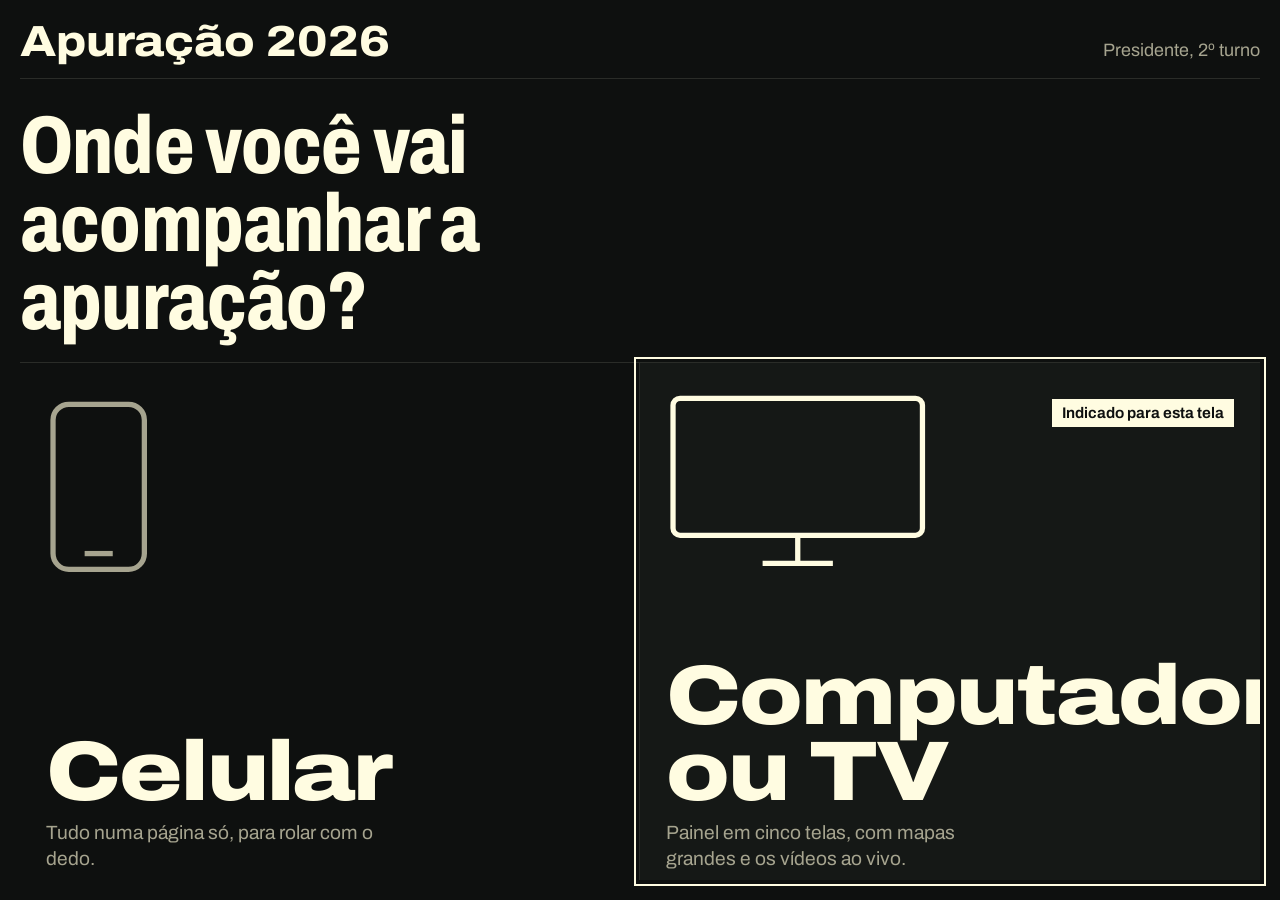
<file: front/index.html>
<!doctype html>
<html lang="pt-BR">
<head>
<meta charset="utf-8">
<meta name="viewport" content="width=device-width, initial-scale=1">
<title>Apuração 2026</title>
<link rel="preload" href="archivo.woff2" as="font" type="font/woff2" crossorigin>
<style>
/* Archivo (SIL OFL 1.1, ver archivo-OFL.txt), variável em peso e largura, embutida para não depender da internet */
@font-face { font-family: "Archivo"; src: url("archivo.woff2") format("woff2-variations"), url("archivo.woff2") format("woff2");
  font-weight: 100 900; font-stretch: 62% 125%; font-display: swap; }
:root {
  --breu: #0E100F;            /* fundo */
  --breu-2: #151816;          /* superfície levemente acima do fundo */
  --linha: #2A2C28;           /* fios da grade */
  --papel: #FFFCE1;           /* texto principal */
  --nevoa: #A6A48F;           /* texto secundário */
  --flavio: #187BD1;
  --flavio-claro: #5697DC;
  --lula: #E91D24;
  --lula-claro: #F26359;
  --ouro: #FACB0E;            /* só para "eleito" */
  --roxo: #4A1D96;
  --ease: cubic-bezier(.165, .84, .44, 1);
  --gutter: 2.2vw;
  --f-mini: clamp(11px, 1.45vh, 19px);
  --f-txt: clamp(13px, 1.8vh, 24px);
  --f-sub: clamp(15px, 2.3vh, 31px);
  --f-tit: clamp(20px, 3.2vh, 44px);
}
* { box-sizing: border-box; }
html, body { margin: 0; height: 100%; background: var(--breu); color: var(--papel); overflow: hidden;
  font-family: 'Archivo', system-ui, sans-serif; font-size: var(--f-txt); font-variant-numeric: tabular-nums;
  -webkit-font-smoothing: antialiased; }
button { font: inherit; color: inherit; background: none; border: 0; cursor: pointer; padding: 0; }
button:focus-visible, [tabindex]:focus-visible { outline: 2px solid var(--papel); outline-offset: 4px; }

/* ── moldura HUD ── */
.hud { position: fixed; inset: 0; display: grid; grid-template-rows: auto 1fr; padding: 1.8vh var(--gutter) 2vh; }
.mira { position: absolute; width: 14px; height: 14px; pointer-events: none; }
.mira::before, .mira::after { content: ""; position: absolute; background: var(--nevoa); }
.mira::before { left: 6px; top: 0; width: 2px; height: 14px; }
.mira::after { top: 6px; left: 0; height: 2px; width: 14px; }
.mira.a { left: calc(var(--gutter) - 7px); top: calc(1.8vh - 7px); }
.mira.b { right: calc(var(--gutter) - 7px); top: calc(1.8vh - 7px); }
.mira.c { left: calc(var(--gutter) - 7px); bottom: calc(2vh - 7px); }
.mira.d { right: calc(var(--gutter) - 7px); bottom: calc(2vh - 7px); }

.topo { display: grid; grid-template-columns: 1fr auto 1fr; align-items: end; padding-bottom: 1.3vh;
  border-bottom: 1px solid var(--linha); }
.marca { display: flex; align-items: baseline; gap: .9vw; white-space: nowrap; }
.marca b { font-weight: 800; font-stretch: 112%; font-size: var(--f-tit); letter-spacing: -.01em; line-height: 1; }
.marca span { color: var(--nevoa); font-size: var(--f-sub); font-stretch: 88%; }
nav { display: flex; gap: 2.4vw; }
nav button { position: relative; font-size: var(--f-sub); font-weight: 500; color: var(--nevoa); padding: .4vh 0;
  transition: color .3s var(--ease); }
nav button::after { content: ""; position: absolute; left: 0; right: 0; bottom: -1.3vh; height: 3px; background: var(--papel);
  transform: scaleX(0); transform-origin: left; transition: transform .5s var(--ease); }
nav button:hover { color: var(--papel); }
nav button[aria-current="page"] { color: var(--papel); }
nav button[aria-current="page"]::after { transform: scaleX(1); }
.relogio { justify-self: end; display: flex; align-items: center; gap: .7vw; font-size: var(--f-sub); color: var(--nevoa); }
.relogio b { color: var(--papel); font-weight: 600; font-stretch: 110%; }
.pulso { width: .7em; height: .7em; border-radius: 50%; background: var(--papel); }
.pulso.novo { animation: pulso 1.4s var(--ease) 1; }
.pulso.falha { background: var(--lula); animation: none; }
@keyframes pulso { 0% { box-shadow: 0 0 0 0 rgba(255,252,225,.45); } 80%, 100% { box-shadow: 0 0 0 .8em rgba(255,252,225,0); } }

/* ── telas ── */
main { position: relative; min-height: 0; }
.tela { position: absolute; inset: 0; display: none; padding-top: 2vh; }
.tela.ativa { display: grid; }
.tela.entrando { animation: cortina .7s var(--ease) both; }
@keyframes cortina { from { clip-path: inset(0 0 100% 0); } to { clip-path: inset(0 0 0 0); } }

.rotulo { color: var(--nevoa); font-size: var(--f-mini); margin: 0 0 .9vh; font-weight: 500; }
.bloco { min-width: 0; min-height: 0; }
.fio-v { border-left: 1px solid var(--linha); padding-left: max(14px, 1.6vw); }
.fio-t { border-top: 1px solid var(--linha); padding-top: 1.8vh; }

/* ── AGORA ── */
#agora { grid-template-rows: auto auto 1fr; gap: 2vh; }
.manchete { display: flex; align-items: baseline; justify-content: space-between; gap: 2vw; min-height: 4.4vh; }
.manchete h1 { margin: 0; font-size: var(--f-tit); font-weight: 700; font-stretch: 90%; line-height: 1.1; }
.manchete h1.eleito { color: var(--ouro); }
.manchete p { margin: 0; color: var(--nevoa); font-size: var(--f-txt); max-width: 62ch; text-align: right; }

.placar { display: grid; grid-template-columns: 1fr 1fr; align-items: end; }
.lado { min-width: 0; }
.lado.dir { text-align: right; }
.nome { font-size: clamp(22px, 4.6vh, 64px); font-weight: 750; font-stretch: 72%; line-height: .95; letter-spacing: .005em; }
.pct { font-size: clamp(56px, 15.5vh, 220px); font-weight: 850; font-stretch: 125%; line-height: .86;
  letter-spacing: -.035em; margin-top: .6vh; }
.pct small { font-size: .32em; font-weight: 600; letter-spacing: 0; margin-left: .08em; }
.votos { font-size: var(--f-sub); color: var(--papel); margin-top: 1vh; }
.votos span { color: var(--nevoa); }
.lado.F .pct { color: var(--flavio); }
.lado.L .pct { color: var(--lula); }
.lado.venceu .pct { color: var(--ouro); }
.selo { display: inline-block; margin-top: .8vh; font-weight: 700; color: var(--breu); background: var(--ouro);
  padding: .4em .85em; font-size: var(--f-txt); visibility: hidden; }
.lado.venceu .selo { visibility: visible; }

.cabo { position: relative; height: 3.4vh; min-height: 18px; display: flex; margin-top: 1.4vh; background: var(--breu-2); }
.cabo i { display: block; height: 100%; transition: flex-basis 1.1s var(--ease); flex: 0 0 50%; }
.cabo i.L { background: var(--lula); }
.cabo i.F { background: var(--flavio); }
.cabo .meio { position: absolute; left: 50%; top: -1.1vh; bottom: -1.1vh; width: 2px; background: var(--papel); transform: translateX(-50%); }
.cabo .meio::after { content: "50%"; position: absolute; top: -2.2vh; left: 50%; transform: translateX(-50%);
  font-size: var(--f-mini); color: var(--nevoa); }
.apuracao { height: 6px; background: var(--breu-2); margin-top: 1.2vh; position: relative; }
.apuracao i { position: absolute; inset: 0 auto 0 0; background: linear-gradient(90deg, #C9C5E2, #8475BE 55%, #4A1D96);
  transition: width 1.1s var(--ease); }

.numeros { display: grid; grid-template-columns: repeat(5, minmax(0, 1fr)); margin-top: 1.6vh; }
.numeros > div { padding: 0 max(12px, 1.2vw); border-left: 1px solid var(--linha); min-width: 0; }
.numeros > div:first-child { border-left: 0; padding-left: 0; }
.numeros b { display: block; font-size: clamp(18px, 3.4vh, 48px); font-weight: 800; font-stretch: 115%; line-height: 1.05; white-space: nowrap; }
.numeros small { display: block; color: var(--nevoa); font-size: var(--f-mini); margin-top: .3vh; white-space: nowrap; overflow: hidden; text-overflow: ellipsis; }

.painel3 { display: grid; grid-template-columns: 1.05fr 1.25fr 1fr; gap: 1.6vw; min-height: 0; }
.painel3 > section { min-height: 0; overflow: hidden; display: flex; flex-direction: column; }

/* projeção */
.proj-nums { display: grid; grid-template-columns: 1fr 1fr; gap: 1vw; }
.proj-nums div { min-width: 0; }
.proj-nums b { display: block; font-size: clamp(26px, 5.4vh, 76px); font-weight: 850; font-stretch: 118%; line-height: .95; letter-spacing: -.02em; }
.proj-nums span { display: block; font-size: var(--f-txt); font-stretch: 80%; font-weight: 650; margin-top: .4vh; }
.proj-nums .F b { color: var(--flavio); }
.proj-nums .L b { color: var(--lula); }
.intervalo { position: relative; height: 2.2vh; margin: 1.6vh 0 .6vh; background: var(--breu-2); }
.intervalo .faixa { position: absolute; top: 0; bottom: 0; background: rgba(255,252,225,.16); transition: left 1s var(--ease), width 1s var(--ease); }
.intervalo .ponto { position: absolute; top: -.6vh; bottom: -.6vh; width: 3px; background: var(--papel); transition: left 1s var(--ease); }
.intervalo .meio { position: absolute; left: 50%; top: 0; bottom: 0; width: 1px; background: var(--nevoa); }
.intervalo-legenda { display: flex; justify-content: space-between; color: var(--nevoa); font-size: var(--f-mini); }
.chance { margin-top: 1.8vh; }
.chance-barra { display: flex; height: 1.2vh; min-height: 8px; margin: .7vh 0; }
.chance-barra i { transition: flex-basis 1s var(--ease); }
.chance-txt { display: flex; justify-content: space-between; font-size: var(--f-txt); }
.chance-txt b { font-weight: 800; font-stretch: 115%; }
.nota { color: var(--nevoa); font-size: var(--f-mini); line-height: 1.4; margin: 1.2vh 0 0; max-width: 60ch; }
.nota b { color: var(--papel); font-weight: 600; }

/* curva */
.curva { flex: 1; min-height: 0; position: relative; }
.curva svg { width: 100%; height: 100%; display: block; overflow: visible; }
.curva text { fill: var(--nevoa); font-size: 12px; font-family: 'Archivo', sans-serif; }
.legenda-linhas { display: flex; gap: 1.6vw; color: var(--nevoa); font-size: var(--f-mini); margin-top: .6vh; }
.legenda-linhas i { display: inline-block; width: 1.6em; height: 0; border-top: 2px solid var(--papel); vertical-align: middle; margin-right: .4em; }
.legenda-linhas i.tr { border-top-style: dashed; }

/* regiões */
.regioes { display: flex; flex-direction: column; justify-content: space-between; flex: 1; gap: .5vh; }
.reg { display: grid; grid-template-columns: 6.6em 1fr 4.6em 2.6em; align-items: center; gap: .8vw; }
.reg .vl { text-align: right; font-weight: 700; font-stretch: 110%; white-space: nowrap; }
.reg .nm { font-weight: 650; font-stretch: 85%; white-space: nowrap; }
.reg .ap { color: var(--nevoa); text-align: right; font-size: var(--f-mini); }
.divergente { position: relative; height: 1.9vh; min-height: 10px; }
.divergente::before { content: ""; position: absolute; left: 50%; top: -.4vh; bottom: -.4vh; width: 1px; background: var(--nevoa); }
.divergente i { position: absolute; top: 0; bottom: 0; transition: all 1s var(--ease); }
.divergente u { position: absolute; top: -.5vh; bottom: -.5vh; width: 2px; background: var(--papel); transition: left 1s var(--ease); }
.divergente span { position: absolute; top: 50%; transform: translateY(-50%); font-size: var(--f-mini); white-space: nowrap; }
.escala-reg { display: flex; justify-content: space-between; color: var(--nevoa); font-size: var(--f-mini); margin-top: .4vh;
  padding: 0 calc(7.2em + 1.6vw) 0 calc(6.6em + .8vw); }

/* ── MAPA ── */
#mapa { grid-template-columns: minmax(0, 1.7fr) minmax(0, 1fr); gap: 2vw; }
.mapa-box { position: relative; min-height: 0; }
#svgmapa { width: 100%; height: 100%; display: block; }
#mun path { stroke: var(--breu); stroke-width: .35px; vector-effect: non-scaling-stroke; transition: fill .8s var(--ease); }
#mun path:hover { stroke: var(--papel); stroke-width: 1.6px; }
#uf path { fill: none; stroke: var(--papel); stroke-opacity: .55; stroke-width: 1px; vector-effect: non-scaling-stroke; pointer-events: none; }
.carregando { position: absolute; inset: 0; display: grid; place-items: center; color: var(--nevoa); }
#dica { position: fixed; z-index: 9; pointer-events: none; background: var(--breu); border: 1px solid var(--linha);
  padding: 12px 16px; font-size: var(--f-mini); line-height: 1.45; display: none; white-space: nowrap; }
#dica b { font-size: var(--f-txt); font-weight: 700; display: block; }
.mapa-lado { display: flex; flex-direction: column; gap: 2.2vh; min-height: 0; overflow: hidden; }
.modos { display: flex; gap: 4px; padding: 4px; border: 1px solid var(--linha); align-self: flex-start; }
.modos button { padding: max(10px, .9vh) max(14px, 1.1vw); color: var(--nevoa); font-weight: 600; font-size: var(--f-txt); transition: background .4s var(--ease), color .4s var(--ease); }
.modos button[aria-pressed="true"] { background: var(--papel); color: var(--breu); }
.modo-tit { font-size: var(--f-tit); font-weight: 750; font-stretch: 88%; margin: 0; line-height: 1.1; }
.modo-desc { color: var(--nevoa); margin: .6vh 0 0; max-width: 46ch; }
.legenda { display: grid; gap: .7vh; }
.leg-lin { display: grid; grid-template-columns: 1.4em 1fr auto; gap: .8vw; align-items: center; }
.leg-lin i { width: 1.4em; height: 1.4em; display: block; }
.leg-lin span { color: var(--nevoa); }
.leg-lin b { font-weight: 700; font-stretch: 110%; }
.leg-cols { display: grid; grid-template-columns: 1fr 1fr; gap: 1.4vw; }
.leg-cols h3 { margin: 0 0 .8vh; font-size: var(--f-sub); font-stretch: 80%; font-weight: 750; }
.gradiente { height: 1.8vh; min-height: 10px; }
.grad-txt { display: flex; justify-content: space-between; color: var(--nevoa); font-size: var(--f-mini); margin-top: .5vh; }
.contagem { display: flex; gap: 2vw; }
.contagem div b { display: block; font-size: clamp(22px, 4.2vh, 58px); font-weight: 850; font-stretch: 118%; line-height: 1; }
.contagem div span { color: var(--nevoa); font-size: var(--f-mini); }
.listas { display: grid; grid-template-columns: 1fr 1fr; gap: 1.4vw; }
.lista h3 { margin: 0 0 .7vh; font-size: var(--f-txt); font-weight: 650; }
.lista ol { list-style: none; margin: 0; padding: 0; display: grid; gap: .45vh; }
.lista li { display: flex; justify-content: space-between; gap: .6vw; font-size: var(--f-mini); }
.lista li span { white-space: nowrap; overflow: hidden; text-overflow: ellipsis; }
.lista li b { font-weight: 700; white-space: nowrap; }

/* ── ESTADOS ── */
#estados { grid-template-columns: minmax(0, 1.55fr) minmax(0, 1fr); gap: 2vw; }
.tabela { display: grid; grid-template-columns: 2.8em minmax(0, 1.25fr) minmax(0, 1fr) 4.2em 4.2em 6.4em minmax(0, 1.7fr);
  column-gap: 1vw; align-items: center; font-size: var(--f-mini); }
.tabela > div { height: calc((100vh - 17vh) / 29); display: flex; align-items: center; border-bottom: 1px solid var(--linha);
  white-space: nowrap; overflow: hidden; min-width: 0; }
.tabela > div.r { justify-content: flex-end; }
.tabela .apc { gap: .6vw; }
.tabela .apc .ap-bar { flex: 1; }
.tabela .apc span { color: var(--nevoa); width: 2.6em; text-align: right; }
.tabela .dv { position: relative; }
.tabela .dv::before { content: ""; position: absolute; left: 50%; top: 18%; bottom: 18%; width: 1px; background: var(--nevoa); }
.tabela .dv i { position: absolute; top: 30%; bottom: 30%; }
.tabela .dv span { position: absolute; top: 50%; transform: translateY(-50%); font-weight: 600; }
.tabela .cab { color: var(--nevoa); border-bottom-color: var(--nevoa); padding-bottom: .6vh; }
.tabela .sg { font-weight: 800; font-stretch: 110%; }
.tabela .r { text-align: right; }
.tabela .ap-bar { height: .7vh; min-height: 5px; background: #1E211F; position: relative; }
.tabela .ap-bar i { position: absolute; inset: 0 auto 0 0; background: #8475BE; }
.coluna { display: flex; flex-direction: column; gap: 2.4vh; min-height: 0; overflow: hidden; }
.capitais { display: grid; grid-template-columns: minmax(0, 1fr) 4.4em 4.4em 3.6em; column-gap: .9vw; font-size: var(--f-mini); }
.capitais > div { padding: .3vh 0; border-bottom: 1px solid var(--linha); white-space: nowrap; overflow: hidden; text-overflow: ellipsis; }
.capitais .cab { color: var(--nevoa); border-bottom-color: var(--nevoa); }
.capitais .r { text-align: right; }

/* ── MODELO ── */
#modelo { grid-template-columns: minmax(0, 1.25fr) minmax(0, 1fr); gap: 2.4vw; }
#modelo > .bloco { display: flex; flex-direction: column; }
.noite { flex: 1; display: flex; flex-direction: column; margin-top: 2.4vh; min-height: 0; }
.fluxos { display: grid; gap: 1.6vh; }
.fluxo { display: grid; grid-template-columns: 9.5em 1fr; gap: 1vw; align-items: center; }
.fluxo .nm { font-weight: 650; font-stretch: 85%; }
.fluxo .nm small { display: block; color: var(--nevoa); font-weight: 400; font-stretch: 100%; font-size: var(--f-mini); }
.pilha { display: flex; height: 3.4vh; min-height: 16px; }
.pilha i { display: flex; align-items: center; justify-content: center; font-style: normal; font-size: var(--f-mini);
  font-weight: 700; overflow: hidden; transition: flex-basis 1s var(--ease); white-space: nowrap; }
.dest { display: flex; gap: 1.6vw; margin-top: .6vh; color: var(--nevoa); font-size: var(--f-mini); }
.dest i { display: inline-block; width: .9em; height: .9em; margin-right: .4em; vertical-align: -.05em; }
.fatos { display: grid; grid-template-columns: 1fr 1fr; gap: 2.4vh 1.6vw; }
.fatos b { display: block; font-size: clamp(22px, 4.4vh, 60px); font-weight: 850; font-stretch: 118%; line-height: 1; }
.fatos span { color: var(--nevoa); font-size: var(--f-mini); }
.texto { color: var(--nevoa); line-height: 1.5; max-width: 64ch; }
.texto p { margin: 0 0 1.2vh; }
.texto b { color: var(--papel); font-weight: 600; }

/* ── GERAL ── */
#geral { --vao: 1.2vw; grid-template-columns: minmax(0, 1fr) auto; grid-template-rows: minmax(0, 1fr); gap: var(--vao);
  container-type: size; }
.g-esq { display: grid; grid-template-rows: minmax(0, 1fr) auto auto; gap: 2.2vh; min-height: 0; }
.g-topo, .g-meio { display: grid; grid-template-columns: 1fr 1fr auto; min-height: 0; }
.g-topo { column-gap: .5vw; }
.g-topo .g-placar { margin-left: var(--vao); }
.g-meio { column-gap: 1.12vw; }
.g-mapa { margin: 0; min-height: 0; position: relative; }
.g-mapa canvas { position: absolute; inset: 0; width: 100%; height: 100%; display: block; }
.g-placar { display: flex; flex-direction: column; justify-content: center; gap: 2.2vh; text-align: right; min-width: 0; }
.g-nome { font-size: clamp(18px, 3.4vh, 48px); font-weight: 750; font-stretch: 72%; line-height: 1; }
.g-pct { font-size: clamp(30px, 7.4vh, 104px); font-weight: 850; font-stretch: 125%; line-height: .88; letter-spacing: -.03em; margin-top: .4vh; }
.g-pct small { font-size: .32em; font-weight: 600; letter-spacing: 0; margin-left: .06em; }
.g-lado.F .g-pct { color: var(--flavio); }
.g-lado.L .g-pct { color: var(--lula); }
.g-lado.venceu .g-pct { color: var(--ouro); }
.g-votos { color: var(--nevoa); font-size: var(--f-txt); margin-top: .6vh; }
.g-votos b { color: var(--papel); font-weight: 600; }
.g-manchete { margin: 0; font-size: var(--f-sub); font-weight: 700; font-stretch: 90%; line-height: 1.2;
  contain: inline-size; }     /* quebra na largura dos números, sem alargar a coluna */
.g-manchete.eleito { color: var(--ouro); }
.g-meio { border-top: 1px solid var(--linha); padding-top: 1.8vh; }
.g-meio > div { min-width: 0; }
.g-tit { margin: 0 0 1.1vh; font-size: var(--f-sub); font-weight: 700; font-stretch: 88%; line-height: 1.1; }
.g-cont { display: flex; gap: 1.2vw; margin-top: 1.4vh; }
.g-cont b { display: block; font-size: clamp(18px, 3.4vh, 46px); font-weight: 850; font-stretch: 118%; line-height: 1; }
.g-cont span { color: var(--nevoa); font-size: var(--f-mini); white-space: nowrap; }
.g-faixas { display: flex; height: 1.8vh; min-height: 10px; }
.g-faixas i { display: block; transition: flex-basis 1s var(--ease); }
.g-proj { display: flex; justify-content: space-between; }
.g-proj { gap: 1vw; }
.g-proj b { display: block; font-size: clamp(18px, 3.4vh, 48px); font-weight: 850; font-stretch: 118%; line-height: .95; letter-spacing: -.02em; }
.g-proj span { display: block; font-size: var(--f-mini); font-weight: 650; margin-top: .3vh; }
.g-proj .F b { color: var(--flavio); }
.g-proj .L { text-align: right; }
.g-proj .L b { color: var(--lula); }
#geral .chance-barra { margin-top: .5vh; }
.g-rot { margin: 1.3vh 0 0; color: var(--nevoa); font-size: var(--f-mini); }
#geral .chance-txt { font-size: var(--f-mini); }
.g-numeros b { font-size: clamp(15px, 2.9vh, 40px); }
.g-numeros > div { padding: 0 max(10px, .75vw); }
.g-numeros > div:first-child { padding-left: 0; }
.g-numeros { margin-top: 0; border-top: 1px solid var(--linha); padding-top: 1.8vh;
  grid-template-columns: repeat(5, auto); justify-content: space-between; }
/* dois vídeos 16:9: o de cima alinha com o topo dos mapas, o de baixo com a base da faixa de números */
.g-videos { --leg: calc(max(13px, 1.8vh) * 1.25 + .8vh);
  width: min(46cqw, calc((100cqh - var(--vao) - 2 * var(--leg)) / 2 * 16 / 9));
  display: flex; flex-direction: column; gap: var(--vao); min-height: 0; }
.g-video { margin: 0; display: flex; flex-direction: column; gap: .8vh; min-height: 0; }
.g-video figcaption { display: flex; align-items: center; gap: .6vw; font-size: var(--f-txt); font-weight: 650; line-height: 1.25; }
.g-video figcaption i { width: .55em; height: .55em; border-radius: 50%; background: var(--lula); }
.g-video .quadro { position: relative; aspect-ratio: 16 / 9; width: 100%; background: var(--breu-2); border: 1px solid var(--linha); }
.g-video iframe { position: absolute; inset: 0; width: 100%; height: 100%; border: 0; }
.g-video .sem-video { position: absolute; inset: 0; display: grid; place-items: center; color: var(--nevoa); font-size: var(--f-txt); }

.oculto { visibility: hidden; }
@media (prefers-reduced-motion: reduce) {
  *, *::before, *::after { animation: none !important; transition: none !important; }
}
@media (max-width: 900px) {
  html, body { overflow: auto; }
  .hud { position: static; display: block; }
  .tela, .tela.ativa { position: static; }
  .topo { grid-template-columns: 1fr; gap: 1.2vh; }
  .relogio { justify-self: start; }
  .painel3, #mapa, #estados, #modelo, #geral, .g-topo, .g-meio, .numeros { grid-template-columns: 1fr; }
  .g-mapa { height: 46vh; }
  .g-placar { text-align: left; }
  .numeros > div { border-left: 0; padding: .8vh 0; }
  .mapa-box { height: 70vh; }
  .pct { font-size: 12.5vw; }
  .nome { font-size: 6.4vw; }
  .manchete { flex-direction: column; align-items: flex-start; }
  .manchete p { text-align: left; }
  nav { gap: 5vw; }
  .curva { height: 32vh; }
}
</style>
<link rel="stylesheet" href="mobile.css">
</head>
<body>
<div class="hud">
  <i class="mira a"></i><i class="mira b"></i><i class="mira c"></i><i class="mira d"></i>
  <header class="topo">
    <div class="marca"><b>Apuração 2026</b><span id="subtitulo">Presidente, 2º turno</span></div>
    <nav aria-label="Telas">
      <button data-tela="geral" aria-current="page">Geral</button>
      <button data-tela="agora">Agora</button>
      <button data-tela="mapa">Mapa</button>
      <button data-tela="estados">Estados</button>
      <button data-tela="modelo">Modelo</button>
    </nav>
    <div class="relogio"><i class="pulso" id="pulso"></i><span id="hora">Conectando ao TSE</span></div>
  </header>

  <main>
    <!-- AGORA -->
    <section class="tela" id="agora">
      <div class="manchete"><h1 id="manchete">Aguardando os primeiros votos</h1><p id="manchete-sub"></p></div>
      <div>
        <div class="placar">
          <div class="lado L" id="lado-L"><div class="nome" data-nome="L">Lula</div><div class="pct"><span data-pct="L">0,00</span><small>%</small></div>
            <div class="votos"><b data-votos="L">0</b> <span>votos</span></div><span class="selo" data-selo="L">Eleito</span></div>
          <div class="lado F dir" id="lado-F"><div class="nome" data-nome="F">Flávio Bolsonaro</div><div class="pct"><span data-pct="F">0,00</span><small>%</small></div>
            <div class="votos"><b data-votos="F">0</b> <span>votos</span></div><span class="selo" data-selo="F">Eleito</span></div>
        </div>
        <div class="cabo"><i class="L" id="cabo-L"></i><i class="F" id="cabo-F"></i><span class="meio"></span></div>
        <div class="apuracao" title="Eleitorado apurado"><i id="barra-apuracao" style="width:0"></i></div>
        <div class="numeros">
          <div><b id="n-secoes">0%</b><small id="n-secoes-sub">das seções totalizadas</small></div>
          <div><b id="n-eleitorado">0%</b><small id="n-eleitorado-sub">do eleitorado apurado</small></div>
          <div><b id="n-dif">0</b><small id="n-dif-sub">votos de diferença</small></div>
          <div><b id="n-resta">—</b><small>votos que ainda podem entrar</small></div>
          <div><b id="n-virar">—</b><small id="n-virar-sub">para virar</small></div>
        </div>
      </div>
      <div class="painel3 fio-t">
        <section>
          <p class="rotulo" id="proj-rotulo">Projeção para 100% das urnas</p>
          <div class="proj-nums">
            <div class="L"><b data-proj="L">—</b><span>Lula</span></div>
            <div class="F" style="text-align:right"><b data-proj="F">—</b><span>Flávio Bolsonaro</span></div>
          </div>
          <div class="intervalo" id="intervalo"><span class="meio"></span><span class="faixa" id="ic-faixa"></span><span class="ponto" id="ic-ponto"></span></div>
          <div class="intervalo-legenda"><span>Lula 54%</span><span id="ic-txt">intervalo de 95%</span><span>Flávio 54%</span></div>
          <div class="chance">
            <p class="rotulo" style="margin:0">Chance de vitória</p>
            <div class="chance-barra"><i id="ch-L" style="background:var(--lula);flex:0 0 50%"></i><i id="ch-F" style="background:var(--flavio);flex:0 0 50%"></i></div>
            <div class="chance-txt"><b id="ch-L-txt" style="color:var(--lula-claro)">—</b><b id="ch-F-txt" style="color:var(--flavio-claro)">—</b></div>
          </div>
          <p class="nota" id="proj-nota"></p>
        </section>
        <section class="fio-v">
          <p class="rotulo">Vantagem conforme a apuração avança (pontos percentuais)</p>
          <div class="curva"><svg id="curva" preserveAspectRatio="none"></svg></div>
          <div class="legenda-linhas"><span><i></i>Contagem</span><span><i class="tr"></i>Projeção do modelo</span></div>
        </section>
        <section class="fio-v">
          <p class="rotulo">Saldo por região: a barra é o de agora, o traço é o projetado</p>
          <div class="regioes" id="regioes"></div>
          <div class="escala-reg"><span style="color:var(--lula-claro)">Lula</span><span style="color:var(--flavio-claro)">Flávio</span></div>
        </section>
      </div>
    </section>

    <!-- MAPA -->
    <section class="tela" id="mapa">
      <div class="mapa-box"><div class="carregando" id="mapa-carregando">Carregando os 5.570 municípios</div>
        <svg id="svgmapa" preserveAspectRatio="xMidYMid meet"><g id="mun"></g><g id="uf"></g></svg></div>
      <div class="mapa-lado">
        <div class="modos" role="group" aria-label="O que o mapa mostra">
          <button data-modo="vencedor" aria-pressed="true">Vencedor</button>
          <button data-modo="apuracao" aria-pressed="false">Apuração</button>
          <button data-modo="variacao" aria-pressed="false">Desde o 1º turno</button>
        </div>
        <div><h2 class="modo-tit" id="modo-tit"></h2><p class="modo-desc" id="modo-desc"></p></div>
        <div id="legenda"></div>
        <div class="contagem" id="contagem"></div>
        <div class="listas">
          <div class="lista"><h3 style="color:var(--flavio-claro)">Maiores saldos de Flávio</h3><ol id="top-F"></ol></div>
          <div class="lista"><h3 style="color:var(--lula-claro)">Maiores saldos de Lula</h3><ol id="top-L"></ol></div>
        </div>
      </div>
    </section>

    <!-- ESTADOS -->
    <section class="tela" id="estados">
      <div class="bloco"><p class="rotulo">Estados, do maior saldo projetado de Flávio ao maior de Lula</p><div class="tabela" id="tabela-uf"></div></div>
      <div class="coluna fio-v">
        <div><p class="rotulo">Capitais, das maiores para as menores</p><div class="capitais" id="tabela-cap"></div></div>
      </div>
    </section>

    <!-- MODELO -->
    <section class="tela" id="modelo">
      <div class="bloco">
        <p class="rotulo">Para onde foi cada grupo do 1º turno (estimativa)</p>
        <div class="fluxos" id="fluxos"></div>
        <div class="dest"><span><i style="background:var(--flavio)"></i>Flávio</span><span><i style="background:var(--lula)"></i>Lula</span>
          <span><i style="background:#8E8C79"></i>Branco ou nulo</span><span><i style="background:#3A3C37"></i>Não votou</span></div>
        <p class="nota" id="fluxo-nota"></p>
        <div class="noite fio-t">
          <p class="rotulo">Chance de vitória de Flávio e projeção do % dele, conforme a apuração avança</p>
          <div class="curva"><svg id="noite" preserveAspectRatio="none"></svg></div>
          <div class="legenda-linhas"><span><i style="border-color:var(--flavio)"></i>Chance de vitória</span><span><i class="tr"></i>% projetado</span></div>
        </div>
      </div>
      <div class="coluna fio-v">
        <div class="fatos" id="fatos"></div>
        <div class="texto">
          <p><b>Como a projeção funciona.</b> Cada município entra com o resultado que teve no 1º turno. Nos que já foram apurados, o modelo compara os dois turnos e estima quanto de cada grupo (eleitores de Flávio, de Lula, dos outros candidatos, de branco ou nulo e quem não votou) foi para cada lado.</p>
          <p>Essa transferência é aplicada ao eleitorado que ainda falta em cada cidade, corrigida pelo desvio do próprio estado. Por isso a projeção não depende de qual região chega primeiro.</p>
          <p>A chance de vitória soma três fontes de erro: a de cada município, uma comum ao estado e uma comum ao país. Ela só passa a 100% quando a diferença supera todos os votos que ainda podem entrar.</p>
        </div>
      </div>
    </section>
    <!-- GERAL -->
    <section class="tela ativa" id="geral">
      <div class="g-esq">
        <div class="g-topo">
          <figure class="g-mapa"><canvas id="cv-apuracao" aria-label="Mapa do quanto já foi apurado em cada município"></canvas></figure>
          <figure class="g-mapa"><canvas id="cv-vencedor" aria-label="Mapa de quem vence em cada município"></canvas></figure>
          <div class="g-placar">
            <div class="g-lado F" id="g-lado-F"><div class="g-nome">Flávio Bolsonaro</div>
              <div class="g-pct"><span id="g-pct-F">0,00</span><small>%</small></div><div class="g-votos"><b id="g-votos-F">0</b> votos</div></div>
            <div class="g-lado L" id="g-lado-L"><div class="g-nome">Lula</div>
              <div class="g-pct"><span id="g-pct-L">0,00</span><small>%</small></div><div class="g-votos"><b id="g-votos-L">0</b> votos</div></div>
            <p class="g-manchete" id="g-manchete">Aguardando os primeiros votos</p>
          </div>
        </div>
        <div class="g-meio">
          <div>
            <h2 class="g-tit">Quanto já foi apurado</h2>
            <div class="gradiente" style="background:linear-gradient(90deg,#EEEEF2,#DCD9EA,#C9C5E2,#B7B1DA,#A69DD1,#9589C8,#8475BE,#7561B5,#654DAB,#5737A1,#4A1D96)"></div>
            <div class="grad-txt"><span>0%</span><span>50%</span><span>100% das seções</span></div>
            <div class="g-cont" id="g-cont-ap"></div>
          </div>
          <div>
            <h2 class="g-tit">Quem vence em cada município</h2>
            <div class="g-faixas" id="g-faixas"></div>
            <div class="grad-txt"><span style="color:var(--flavio-claro)">Flávio 70%+</span><span>empate</span><span style="color:var(--lula-claro)">Lula 70%+</span></div>
            <div class="g-cont" id="g-cont-v"></div>
          </div>
          <div>
            <h2 class="g-tit">Projeção final</h2>
            <div class="g-proj">
              <div class="F"><b id="g-proj-F">—</b><span>Flávio</span></div>
              <div class="L"><b id="g-proj-L">—</b><span>Lula</span></div>
            </div>
            <p class="g-rot">Chance de vitória</p>
            <div class="chance-barra"><i id="g-ch-F" style="background:var(--flavio);flex:0 0 50%"></i><i id="g-ch-L" style="background:var(--lula);flex:0 0 50%"></i></div>
            <div class="chance-txt"><b id="g-ch-F-txt" style="color:var(--flavio-claro)">—</b><b id="g-ch-L-txt" style="color:var(--lula-claro)">—</b></div>
          </div>
        </div>
        <div class="numeros g-numeros">
          <div><b id="g-secoes">0%</b><small>das seções totalizadas</small></div>
          <div><b id="g-eleitorado">0%</b><small>do eleitorado apurado</small></div>
          <div><b id="g-dif">0</b><small id="g-dif-sub">votos de diferença</small></div>
          <div><b id="g-resta">—</b><small>ainda podem entrar</small></div>
          <div><b id="g-virar">—</b><small id="g-virar-sub">para virar</small></div>
        </div>
      </div>
      <div class="g-videos" id="g-videos"></div>
    </section>
  </main>
</div>
<div id="dica"></div>
<div id="feed"></div>
<script src="app.js"></script>
<script src="mobile.js"></script>
<script src="presenca.js"></script>
</body>
</html>
</file>
<file: front/mobile.css>
/* ───────── Escolha inicial e versão para celular ─────────
   Tudo aqui vale só para a tela de escolha (#escolha) e para html.m (modo celular).
   A versão de computador não usa nenhuma regra deste arquivo. */

/* ── escolha: duas metades, cada uma é um botão ── */
#escolha { position: fixed; inset: 0; z-index: 50; background: var(--breu); display: flex; flex-direction: column;
  padding: max(20px, env(safe-area-inset-top)) max(20px, env(safe-area-inset-right)) max(20px, env(safe-area-inset-bottom)) max(20px, env(safe-area-inset-left));
  transition: opacity .55s var(--ease), transform .7s var(--ease); }
#escolha.saindo { opacity: 0; transform: translateY(-3vh); pointer-events: none; }
.esc-topo { display: flex; align-items: baseline; justify-content: space-between; gap: 16px; padding-bottom: 14px;
  border-bottom: 1px solid var(--linha); }
.esc-topo b { font-weight: 800; font-stretch: 112%; font-size: clamp(22px, 3.4vw, 44px); line-height: 1; }
.esc-topo span { color: var(--nevoa); font-size: clamp(13px, 1.4vw, 20px); }
.esc-pergunta { margin: 3.2vh 0 2.4vh; font-size: clamp(30px, 6.4vw, 92px); font-weight: 780; font-stretch: 78%;
  line-height: .95; letter-spacing: -.01em; max-width: 14ch; }
.esc-opcoes { flex: 1; display: grid; grid-template-columns: 1fr 1fr; min-height: 0; border-top: 1px solid var(--linha); }
.esc-op { position: relative; display: flex; flex-direction: column; justify-content: flex-end; gap: 10px; text-align: left;
  padding: 24px clamp(16px, 2vw, 32px) 8px; border-right: 1px solid var(--linha); color: var(--papel);
  transition: background .5s var(--ease); overflow: hidden; }
.esc-op:last-child { border-right: 0; }
.esc-op:hover, .esc-op:focus-visible { background: var(--breu-2); }
.esc-op svg { position: absolute; top: clamp(20px, 4vh, 48px); left: clamp(16px, 2vw, 32px); height: 34%; width: auto;
  color: var(--nevoa); transition: color .5s var(--ease), transform .8s var(--ease); }
.esc-op:hover svg, .esc-op:focus-visible svg { color: var(--papel); transform: translateY(-6px); }
.esc-op b { font-size: clamp(34px, 6.6vw, 104px); font-weight: 850; font-stretch: 118%; line-height: .9; letter-spacing: -.02em; }
.esc-op span { color: var(--nevoa); font-size: clamp(14px, 1.5vw, 22px); max-width: 30ch; line-height: 1.35; }
.esc-op em { position: absolute; top: clamp(20px, 4vh, 48px); right: clamp(16px, 2vw, 32px); font-style: normal;
  font-size: clamp(12px, 1.2vw, 16px); font-weight: 650; color: var(--breu); background: var(--papel); padding: 6px 10px; }
@media (max-width: 700px) {
  .esc-opcoes { grid-template-columns: 1fr; grid-template-rows: 1fr 1fr; }
  .esc-op { border-right: 0; border-bottom: 1px solid var(--linha); padding-bottom: 18px; }
  .esc-op:last-child { border-bottom: 0; }
  .esc-op svg { height: 40%; }
}

/* ── modo celular ── */
#feed { display: none; }
/* O Streamlit cria o quadro com scrolling="no", o que trava a rolagem do documento por toque e roda do mouse.
   Por isso quem rola é o próprio #feed, ocupando a tela inteira. */
html.m, html.m body { height: 100%; overflow: hidden; }
html.m .hud, html.m #dica { display: none; }
html.m #feed { display: block; position: fixed; inset: 0; overflow-x: hidden; overflow-y: auto; -webkit-overflow-scrolling: touch;
  overscroll-behavior: contain; scroll-behavior: smooth; touch-action: pan-y;
  font-size: 15px; line-height: 1.4; padding-bottom: env(safe-area-inset-bottom); }

.m-barra { position: sticky; top: 0; z-index: 10; background: rgba(14, 16, 15, .92); backdrop-filter: blur(10px);
  -webkit-backdrop-filter: blur(10px); padding: max(10px, env(safe-area-inset-top)) 20px 10px; }
.m-barra-lin { display: grid; grid-template-columns: auto minmax(0, 1fr) auto; align-items: center; gap: 10px; min-height: 30px; }
.m-barra-lin > b { font-weight: 800; font-stretch: 112%; font-size: 17px; white-space: nowrap; }
.m-mini { justify-self: center; display: flex; gap: 8px; font-weight: 800; font-stretch: 105%; font-size: 13px; min-width: 0; overflow: hidden;
  opacity: 0; transform: translateY(6px); transition: opacity .45s var(--ease), transform .45s var(--ease); white-space: nowrap; }
.m-mini .F { color: var(--flavio-claro); } .m-mini .L { color: var(--lula-claro); }
.m-barra.compacta .m-mini { opacity: 1; transform: none; }
.m-barra.compacta .m-barra-lin > b, .m-barra.compacta .m-relogio .lbl { display: none; }
.m-barra.compacta .m-barra-lin { grid-template-columns: minmax(0, 1fr) auto; }
.m-barra.compacta .m-mini { justify-self: start; }
.m-relogio { display: flex; align-items: center; gap: 7px; color: var(--nevoa); font-size: 13px; white-space: nowrap; }
.m-relogio b { color: var(--papel); font-weight: 600; }
.m-relogio i { width: 8px; height: 8px; border-radius: 50%; background: var(--papel); }
.m-relogio i.falha { background: var(--lula); }
.m-relogio i.novo { animation: pulso 1.4s var(--ease) 1; }
.m-progresso { position: absolute; left: 0; right: 0; bottom: 0; height: 3px; background: var(--breu-2); }
.m-progresso i { position: absolute; inset: 0 auto 0 0; background: linear-gradient(90deg, #C9C5E2, #8475BE 55%, #4A1D96);
  transition: width 1.1s var(--ease); }

.m-sec { padding: 56px 20px 8px; }
.m-sec h2 { margin: 0; font-size: 30px; font-weight: 780; font-stretch: 80%; line-height: 1; letter-spacing: -.005em; }
.m-sec .m-desc { margin: 8px 0 0; color: var(--nevoa); font-size: 14px; max-width: 40ch; }
.m-fio { height: 1px; background: var(--linha); margin: 16px 0 20px; transform-origin: left; }

/* herói */
.m-heroi { padding: 22px 20px 4px; }
.m-status { margin: 0 0 22px; font-size: 21px; font-weight: 720; font-stretch: 88%; line-height: 1.15; }
.m-status.eleito { color: var(--ouro); }
.m-status small { display: block; margin-top: 6px; color: var(--nevoa); font-size: 14px; font-weight: 400; font-stretch: 100%; line-height: 1.4; }
.m-lado { will-change: transform; }
.m-lado .nm { font-size: 30px; font-weight: 760; font-stretch: 72%; line-height: 1; }
.m-lado .pc { font-size: min(21.5vw, 120px); font-weight: 860; font-stretch: 125%; line-height: .86; letter-spacing: -.04em; margin-top: 4px; }
.m-lado .pc small { font-size: .3em; font-weight: 600; letter-spacing: 0; margin-left: .05em; }
.m-lado .vt { margin-top: 8px; color: var(--nevoa); font-size: 15px; }
.m-lado .vt b { color: var(--papel); font-weight: 650; }
.m-lado.F .pc { color: var(--flavio); } .m-lado.L .pc { color: var(--lula); }
.m-lado.venceu .pc { color: var(--ouro); }
.m-lado .selo { display: none; margin-top: 10px; background: var(--ouro); color: var(--breu); font-weight: 700; font-size: 14px; padding: 6px 12px; }
.m-lado.venceu .selo { display: inline-block; }
.m-cabo { position: relative; display: flex; height: 16px; margin: 26px 0 24px; background: var(--breu-2); }
.m-cabo i { flex: 0 0 50%; transition: flex-basis 1.4s var(--ease); }
.m-cabo i.F { background: var(--flavio); } .m-cabo i.L { background: var(--lula); }
.m-cabo u { position: absolute; left: 50%; top: -7px; bottom: -7px; width: 2px; background: var(--papel); transform: translateX(-50%); }

/* números */
.m-nums { display: grid; grid-template-columns: 1fr 1fr; gap: 22px 18px; }
.m-nums > div { min-width: 0; border-top: 1px solid var(--linha); padding-top: 12px; }
.m-nums .largo { grid-column: 1 / -1; }
.m-nums b { display: block; font-size: 28px; font-weight: 840; font-stretch: 115%; line-height: 1.05; white-space: nowrap; }
.m-nums .largo b { font-size: 34px; }
.m-nums small { display: block; color: var(--nevoa); font-size: 13px; margin-top: 4px; }
.m-trilho { height: 5px; background: var(--breu-2); margin-top: 10px; position: relative; }
.m-trilho i { position: absolute; inset: 0 auto 0 0; background: #8475BE; transition: width 1.1s var(--ease); }

/* projeção */
.m-proj { display: flex; justify-content: space-between; align-items: flex-end; gap: 16px; }
.m-proj b { display: block; font-size: min(10.5vw, 48px); font-weight: 860; font-stretch: 120%; line-height: .9; letter-spacing: -.02em; }
.m-proj span { display: block; margin-top: 6px; font-weight: 650; font-stretch: 85%; font-size: 15px; }
.m-proj .F b { color: var(--flavio); } .m-proj .L { text-align: right; } .m-proj .L b { color: var(--lula); }
.m-ic { position: relative; height: 18px; margin: 22px 0 8px; background: var(--breu-2); }
.m-ic .faixa { position: absolute; top: 0; bottom: 0; background: rgba(255,252,225,.18); transition: left 1s var(--ease), width 1s var(--ease); }
.m-ic .ponto { position: absolute; top: -5px; bottom: -5px; width: 3px; background: var(--papel); transition: left 1s var(--ease); }
.m-ic .meio { position: absolute; left: 50%; top: 0; bottom: 0; width: 1px; background: var(--nevoa); }
.m-leg { display: flex; justify-content: space-between; color: var(--nevoa); font-size: 12px; gap: 8px; }
.m-chance { display: flex; height: 10px; margin: 26px 0 8px; }
.m-chance i { transition: flex-basis 1.2s var(--ease); }
.m-chance-txt { display: flex; justify-content: space-between; font-weight: 800; font-stretch: 112%; font-size: 15px; }
.m-nota { margin: 16px 0 0; color: var(--nevoa); font-size: 13px; line-height: 1.5; }
.m-nota b { color: var(--papel); font-weight: 600; }

/* vídeos */
.m-videos { display: grid; gap: 22px; }
.m-video { margin: 0; }
.m-video figcaption { display: flex; align-items: center; gap: 8px; font-weight: 650; font-size: 15px; margin-bottom: 8px; }
.m-video figcaption i { width: 8px; height: 8px; border-radius: 50%; background: var(--lula); }
.m-video .quadro { position: relative; aspect-ratio: 16 / 9; background: var(--breu-2); margin: 0 -20px; }
.m-video iframe { position: absolute; inset: 0; width: 100%; height: 100%; border: 0; }

/* mapa */
.m-modos { display: flex; gap: 4px; padding: 4px; border: 1px solid var(--linha); margin-bottom: 18px; }
.m-modos button { flex: 1; padding: 11px 4px; font-weight: 650; font-size: 13px; white-space: nowrap; color: var(--nevoa); transition: background .4s var(--ease), color .4s var(--ease); }
.m-modos button[aria-pressed="true"] { background: var(--papel); color: var(--breu); }
.m-mapa { width: 100%; aspect-ratio: 3441 / 3551; display: block; }
.m-mapa-leg { margin-top: 14px; }
.m-faixas { display: flex; height: 12px; }
.m-faixas i { transition: flex-basis 1s var(--ease); }
.m-grad { height: 12px; }
.m-grad-txt { display: flex; justify-content: space-between; color: var(--nevoa); font-size: 12px; margin-top: 6px; }
.m-cont { display: flex; flex-wrap: wrap; gap: 14px 22px; margin-top: 18px; }
.m-cont b { display: block; font-size: 30px; font-weight: 850; font-stretch: 118%; line-height: 1; }
.m-cont span { color: var(--nevoa); font-size: 13px; }
.m-listas { display: grid; gap: 22px; margin-top: 30px; }
.m-lista h3 { margin: 0 0 8px; font-size: 15px; font-weight: 700; }
.m-lista ol { list-style: none; margin: 0; padding: 0; }
.m-lista li { display: flex; justify-content: space-between; gap: 12px; padding: 7px 0; border-bottom: 1px solid var(--linha); font-size: 14px; }
.m-lista li span { white-space: nowrap; overflow: hidden; text-overflow: ellipsis; }
.m-lista li b { font-weight: 700; white-space: nowrap; }

/* curva */
.m-curva { height: 240px; }
.m-curva svg { width: 100%; height: 100%; display: block; overflow: visible; }
.m-curva text { fill: var(--nevoa); font-size: 11px; font-family: 'Archivo', sans-serif; }

/* regiões, estados e capitais */
.m-reg { display: grid; grid-template-columns: 6.6em 1fr 5.2em; align-items: center; gap: 10px; padding: 9px 0; border-bottom: 1px solid var(--linha); }
.m-reg .nm { font-weight: 650; font-stretch: 85%; }
.m-reg .vl { text-align: right; font-weight: 750; font-stretch: 105%; white-space: nowrap; }
.m-reg small { display: block; color: var(--nevoa); font-size: 12px; font-weight: 400; font-stretch: 100%; }
.m-div { position: relative; height: 12px; }
.m-div::before { content: ""; position: absolute; left: 50%; top: -4px; bottom: -4px; width: 1px; background: var(--nevoa); }
.m-div i { position: absolute; top: 0; bottom: 0; transition: left 1s var(--ease), width 1s var(--ease); }
.m-div u { position: absolute; top: -5px; bottom: -5px; width: 2px; background: var(--papel); transition: left 1s var(--ease); }
.m-ufs { display: grid; }
.m-uf { display: grid; grid-template-columns: 2.4em 1fr auto; align-items: center; gap: 4px 12px; padding: 11px 0; border-bottom: 1px solid var(--linha); }
.m-uf .sg { font-weight: 820; font-stretch: 110%; font-size: 16px; grid-row: span 2; }
.m-uf .nm { font-size: 14px; white-space: nowrap; overflow: hidden; text-overflow: ellipsis; }
.m-uf .sd { font-weight: 760; font-stretch: 110%; text-align: right; white-space: nowrap; }
.m-uf .ln2 { grid-column: 2 / 4; display: grid; grid-template-columns: 1fr auto; gap: 12px; align-items: center; }
.m-uf .ap { height: 4px; background: var(--breu-2); position: relative; }
.m-uf .ap i { position: absolute; inset: 0 auto 0 0; background: #8475BE; }
.m-uf .pcs { font-size: 12px; color: var(--nevoa); white-space: nowrap; }
.m-caps li span small { color: var(--nevoa); }

/* modelo */
.m-fluxo { padding: 12px 0; border-bottom: 1px solid var(--linha); }
.m-fluxo .nm { display: flex; justify-content: space-between; gap: 10px; font-weight: 650; font-stretch: 88%; margin-bottom: 8px; }
.m-fluxo .nm small { color: var(--nevoa); font-weight: 400; font-stretch: 100%; font-size: 13px; }
.m-pilha { display: flex; height: 22px; }
.m-pilha i { display: flex; align-items: center; justify-content: center; font-style: normal; font-size: 11px; font-weight: 700;
  overflow: hidden; white-space: nowrap; transition: flex-basis 1s var(--ease); }
.m-dest { display: flex; flex-wrap: wrap; gap: 8px 16px; margin-top: 14px; color: var(--nevoa); font-size: 12px; }
.m-dest i { display: inline-block; width: 10px; height: 10px; margin-right: 6px; vertical-align: -1px; }

.m-rodape { padding: 64px 20px 40px; color: var(--nevoa); font-size: 13px; line-height: 1.55; }
.m-rodape p { margin: 0 0 12px; max-width: 46ch; }
.m-rodape button { margin-top: 16px; border: 1px solid var(--linha); padding: 13px 18px; font-weight: 650; color: var(--papel); }

/* ── movimento: cada elemento entra no seu tempo ── */
html.m .r { opacity: 0; transform: translate3d(0, 34px, 0);
  transition: opacity .9s var(--ease) var(--d, 0ms), transform 1.15s var(--ease) var(--d, 0ms); }
html.m .rt { overflow: hidden; padding-bottom: .08em; }
html.m .rt > span { display: block; transform: translate3d(0, 108%, 0); transition: transform 1.05s var(--ease) var(--d, 0ms); }
html.m .rt.on > span { transform: none; }
html.m .rl { transform: scaleX(0); transition: transform 1.3s var(--ease) var(--d, 0ms); }
html.m .r.on { opacity: 1; transform: none; }
html.m .rl.on { transform: scaleX(1); }
html.m .r:not(.on) .m-cabo i, html.m .r:not(.on) .m-chance i, html.m .r:not(.on) .m-faixas i { flex-basis: 0 !important; }
html.m .r:not(.on) .m-trilho i { width: 0 !important; }
@media (prefers-reduced-motion: reduce) {
  html.m .r, html.m .rt > span, html.m .rl { opacity: 1; transform: none; transition: none; }
  #escolha { transition: none; }
}
</file>
